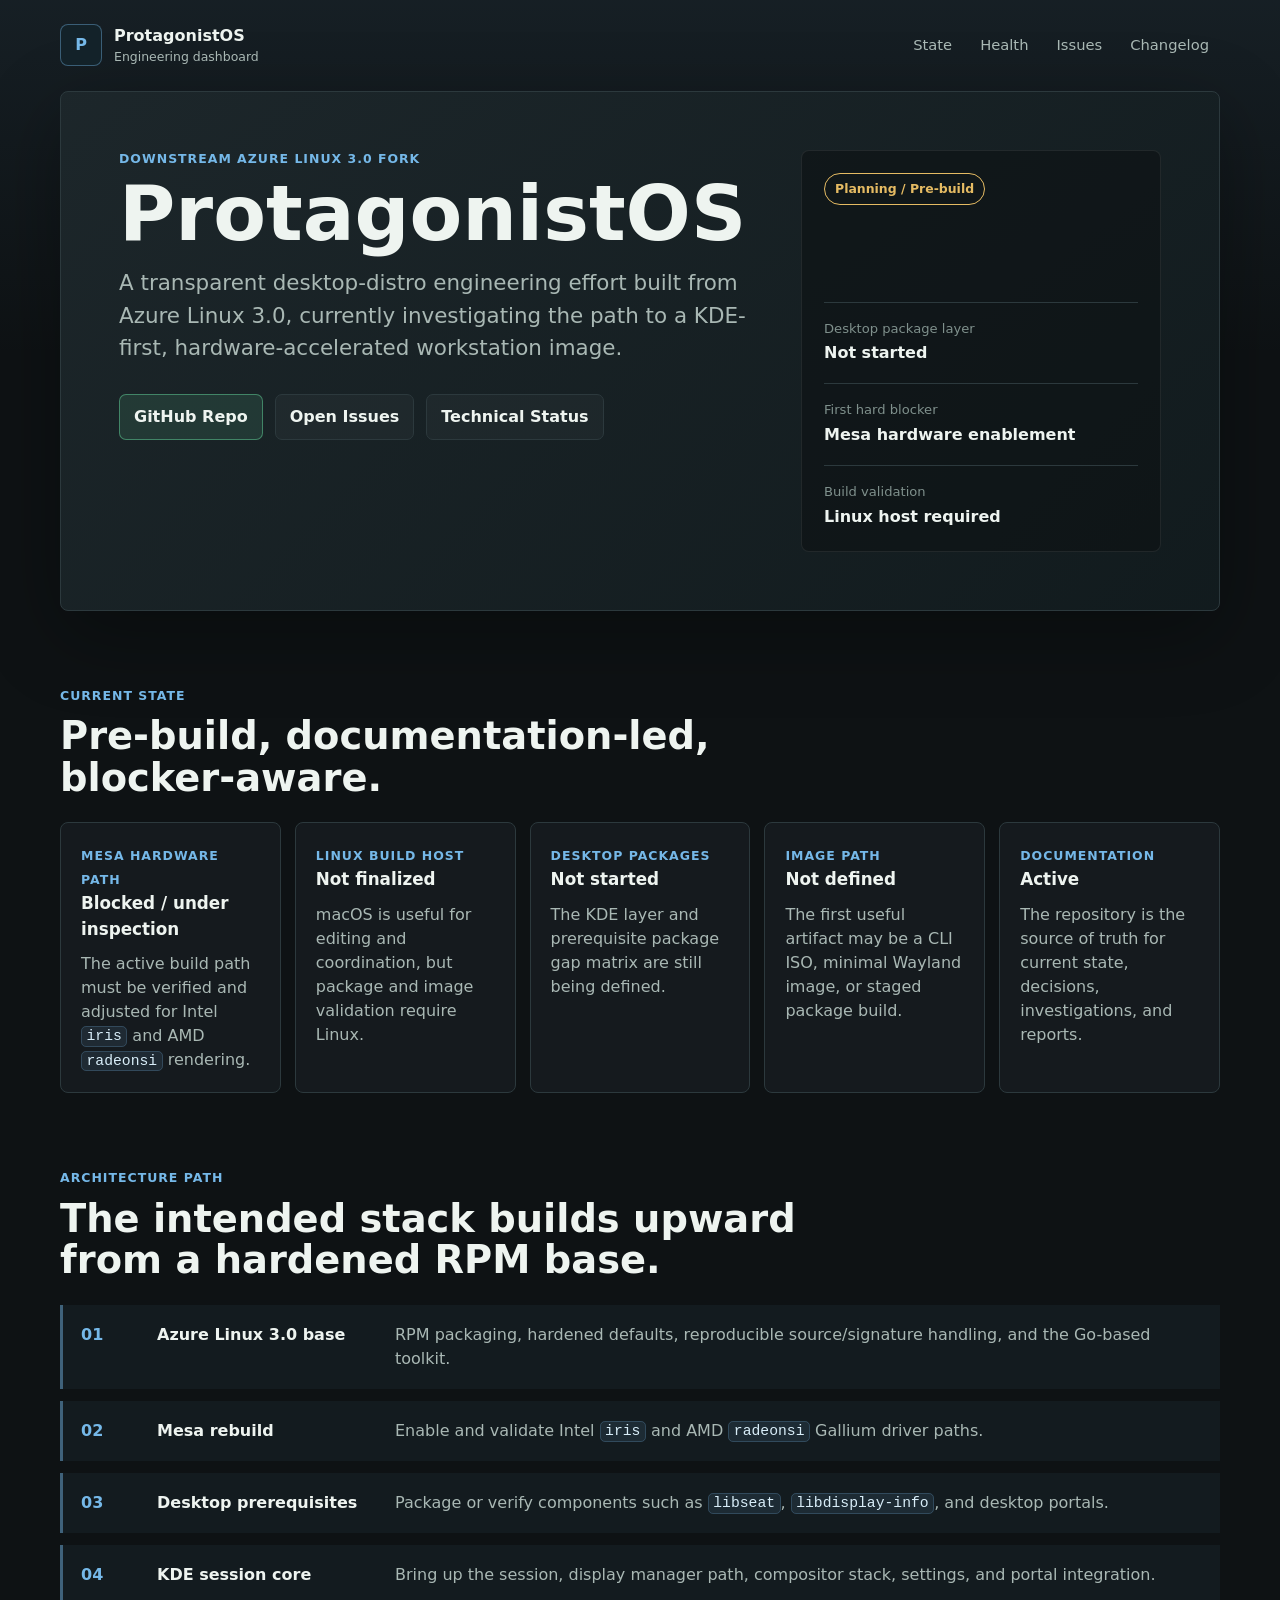
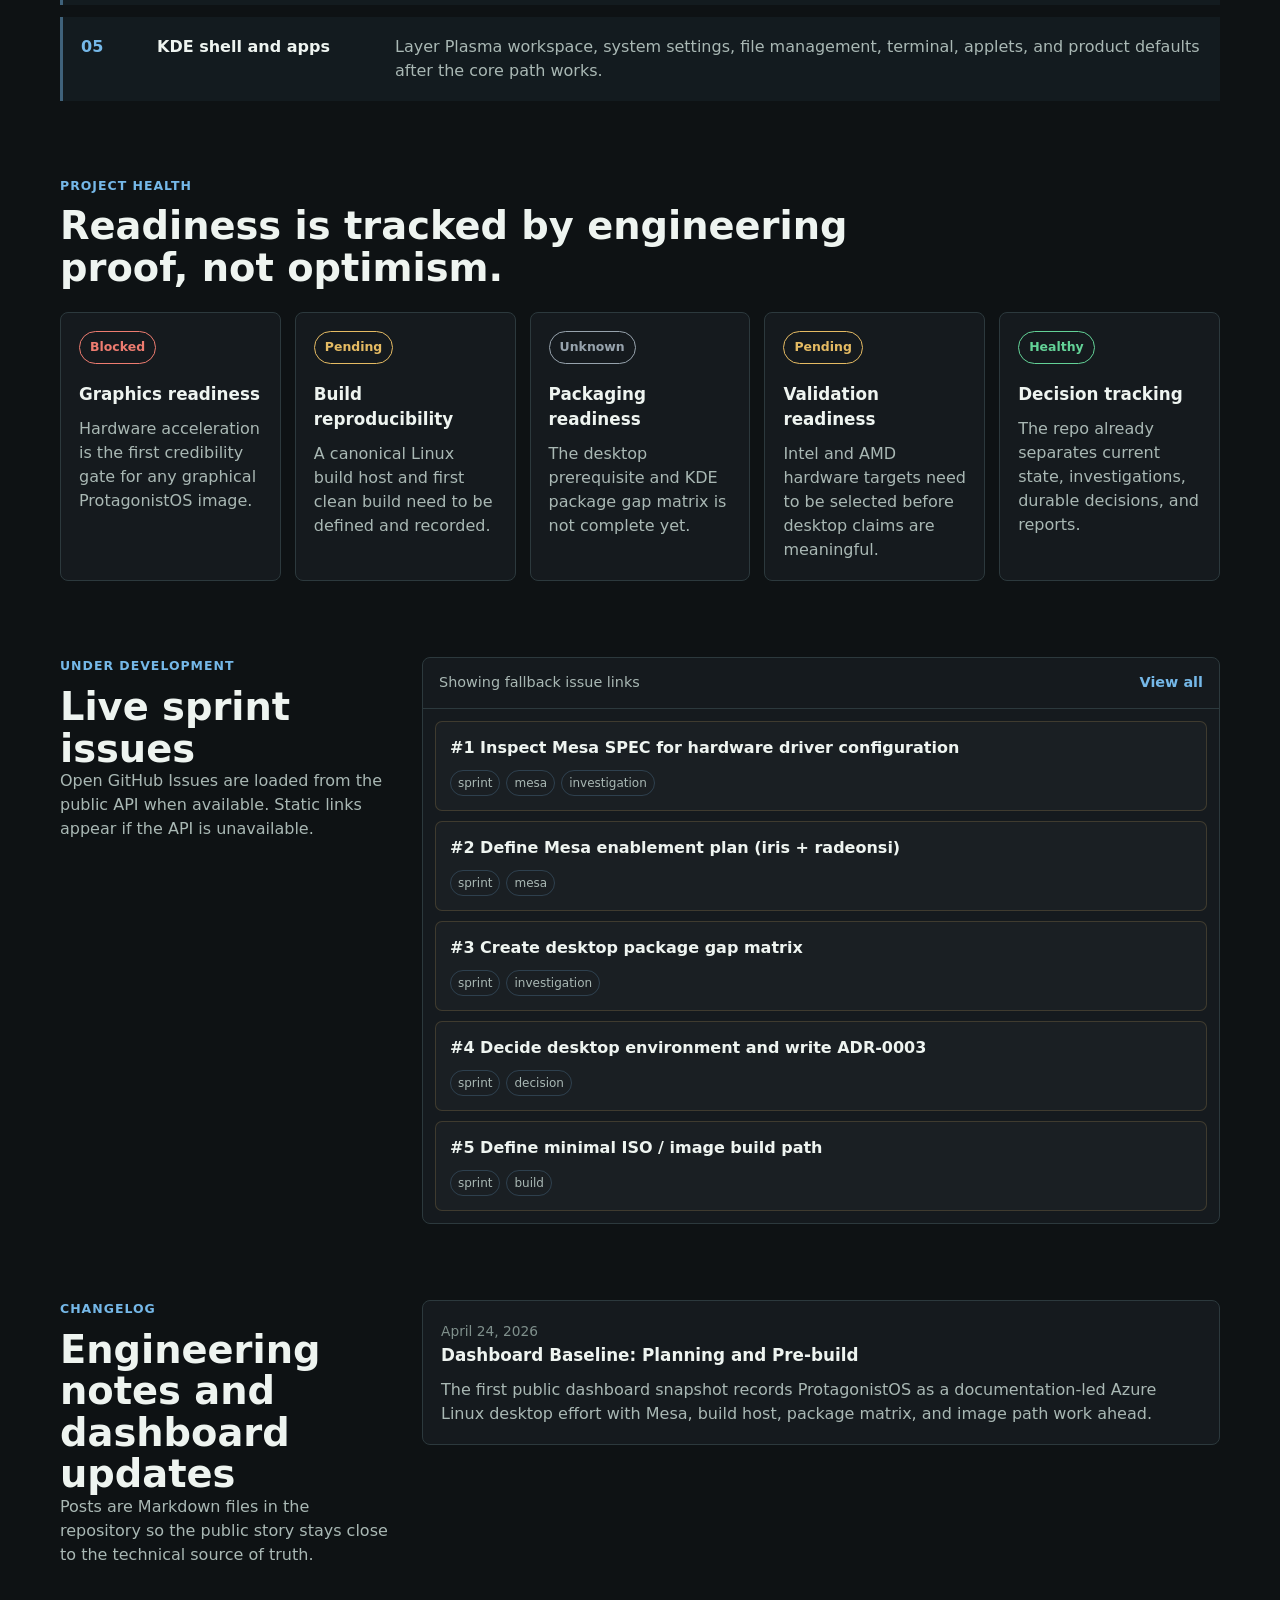
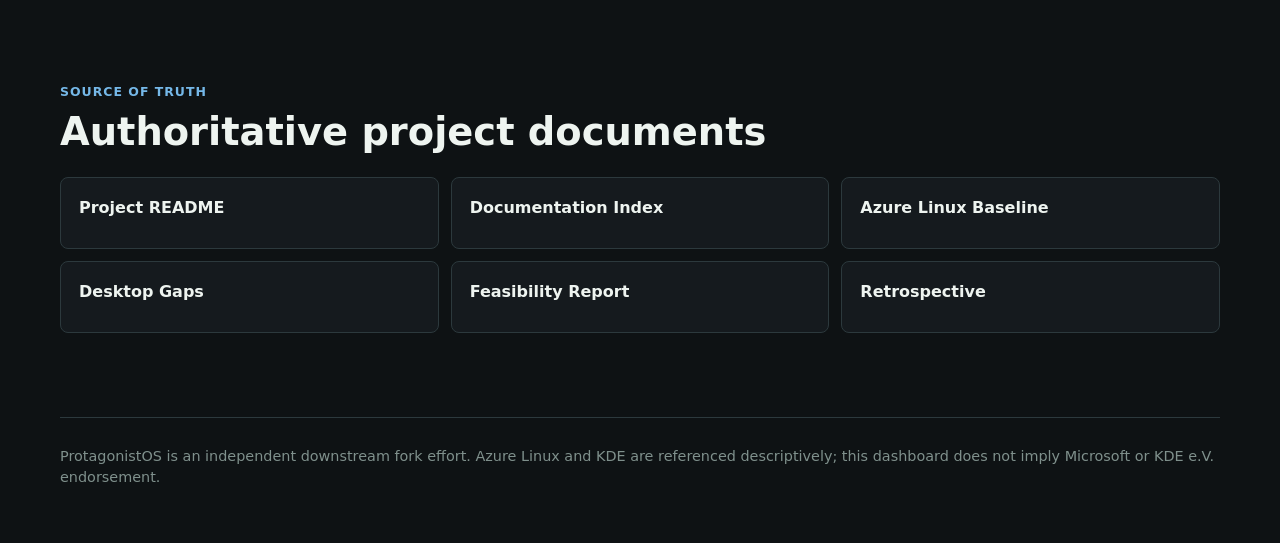
<file: site/index.html>
<!doctype html>
<html lang="en">
  <head>
    <meta charset="utf-8">
    <meta name="viewport" content="width=device-width, initial-scale=1">
    <meta name="description" content="ProtagonistOS project dashboard: current state, project health, open issues, and changelog for the downstream Azure Linux desktop effort.">
    <title>ProtagonistOS Dashboard</title>
    <link rel="stylesheet" href="assets/styles.css">
  </head>
  <body data-page="dashboard">
    <header class="site-header">
      <a class="brand" href="index.html" aria-label="ProtagonistOS dashboard home">
        <span class="brand-mark" aria-hidden="true">P</span>
        <span>
          <strong>ProtagonistOS</strong>
          <small>Engineering dashboard</small>
        </span>
      </a>
      <nav class="top-nav" aria-label="Primary navigation">
        <a href="#state">State</a>
        <a href="#health">Health</a>
        <a href="#issues">Issues</a>
        <a href="#changelog">Changelog</a>
      </nav>
    </header>

    <main>
      <section class="hero section-band">
        <div class="hero-copy">
          <p class="eyebrow">Downstream Azure Linux 3.0 fork</p>
          <h1>ProtagonistOS</h1>
          <p class="hero-text">
            A transparent desktop-distro engineering effort built from Azure Linux 3.0, currently investigating the path to a KDE-first, hardware-accelerated workstation image.
          </p>
          <div class="hero-actions" aria-label="Project links">
            <a class="button button-primary" href="https://github.com/jajunk/azurelinux-protagonist">GitHub Repo</a>
            <a class="button" href="https://github.com/jajunk/azurelinux-protagonist/issues">Open Issues</a>
            <a class="button" href="https://github.com/jajunk/azurelinux-protagonist/blob/main/docs/reports/protagonistos-technical-status.md">Technical Status</a>
          </div>
        </div>
        <aside class="hero-panel" aria-label="Current phase">
          <span class="status-pill pending">Planning / Pre-build</span>
          <dl class="status-list">
            <div>
              <dt>Desktop package layer</dt>
              <dd>Not started</dd>
            </div>
            <div>
              <dt>First hard blocker</dt>
              <dd>Mesa hardware enablement</dd>
            </div>
            <div>
              <dt>Build validation</dt>
              <dd>Linux host required</dd>
            </div>
          </dl>
        </aside>
      </section>

      <section id="state" class="content-section">
        <div class="section-heading">
          <p class="eyebrow">Current state</p>
          <h2>Pre-build, documentation-led, blocker-aware.</h2>
        </div>
        <div class="card-grid state-grid">
          <article class="metric-card blocked">
            <span class="card-kicker">Mesa hardware path</span>
            <h3>Blocked / under inspection</h3>
            <p>The active build path must be verified and adjusted for Intel <code>iris</code> and AMD <code>radeonsi</code> rendering.</p>
          </article>
          <article class="metric-card pending">
            <span class="card-kicker">Linux build host</span>
            <h3>Not finalized</h3>
            <p>macOS is useful for editing and coordination, but package and image validation require Linux.</p>
          </article>
          <article class="metric-card unknown">
            <span class="card-kicker">Desktop packages</span>
            <h3>Not started</h3>
            <p>The KDE layer and prerequisite package gap matrix are still being defined.</p>
          </article>
          <article class="metric-card pending">
            <span class="card-kicker">Image path</span>
            <h3>Not defined</h3>
            <p>The first useful artifact may be a CLI ISO, minimal Wayland image, or staged package build.</p>
          </article>
          <article class="metric-card healthy">
            <span class="card-kicker">Documentation</span>
            <h3>Active</h3>
            <p>The repository is the source of truth for current state, decisions, investigations, and reports.</p>
          </article>
        </div>
      </section>

      <section class="content-section architecture">
        <div class="section-heading">
          <p class="eyebrow">Architecture path</p>
          <h2>The intended stack builds upward from a hardened RPM base.</h2>
        </div>
        <ol class="architecture-list" aria-label="ProtagonistOS architecture path">
          <li>
            <span>01</span>
            <strong>Azure Linux 3.0 base</strong>
            <p>RPM packaging, hardened defaults, reproducible source/signature handling, and the Go-based toolkit.</p>
          </li>
          <li>
            <span>02</span>
            <strong>Mesa rebuild</strong>
            <p>Enable and validate Intel <code>iris</code> and AMD <code>radeonsi</code> Gallium driver paths.</p>
          </li>
          <li>
            <span>03</span>
            <strong>Desktop prerequisites</strong>
            <p>Package or verify components such as <code>libseat</code>, <code>libdisplay-info</code>, and desktop portals.</p>
          </li>
          <li>
            <span>04</span>
            <strong>KDE session core</strong>
            <p>Bring up the session, display manager path, compositor stack, settings, and portal integration.</p>
          </li>
          <li>
            <span>05</span>
            <strong>KDE shell and apps</strong>
            <p>Layer Plasma workspace, system settings, file management, terminal, applets, and product defaults after the core path works.</p>
          </li>
        </ol>
      </section>

      <section id="health" class="content-section">
        <div class="section-heading">
          <p class="eyebrow">Project health</p>
          <h2>Readiness is tracked by engineering proof, not optimism.</h2>
        </div>
        <div class="health-board">
          <article>
            <span class="status-pill blocked">Blocked</span>
            <h3>Graphics readiness</h3>
            <p>Hardware acceleration is the first credibility gate for any graphical ProtagonistOS image.</p>
          </article>
          <article>
            <span class="status-pill pending">Pending</span>
            <h3>Build reproducibility</h3>
            <p>A canonical Linux build host and first clean build need to be defined and recorded.</p>
          </article>
          <article>
            <span class="status-pill unknown">Unknown</span>
            <h3>Packaging readiness</h3>
            <p>The desktop prerequisite and KDE package gap matrix is not complete yet.</p>
          </article>
          <article>
            <span class="status-pill pending">Pending</span>
            <h3>Validation readiness</h3>
            <p>Intel and AMD hardware targets need to be selected before desktop claims are meaningful.</p>
          </article>
          <article>
            <span class="status-pill healthy">Healthy</span>
            <h3>Decision tracking</h3>
            <p>The repo already separates current state, investigations, durable decisions, and reports.</p>
          </article>
        </div>
      </section>

      <section id="issues" class="content-section split-section">
        <div class="section-heading">
          <p class="eyebrow">Under development</p>
          <h2>Live sprint issues</h2>
          <p>Open GitHub Issues are loaded from the public API when available. Static links appear if the API is unavailable.</p>
        </div>
        <div class="issue-panel">
          <div class="panel-header">
            <span id="issue-status">Loading issues...</span>
            <a href="https://github.com/jajunk/azurelinux-protagonist/issues">View all</a>
          </div>
          <div id="issue-list" class="issue-list" aria-live="polite"></div>
        </div>
      </section>

      <section id="changelog" class="content-section split-section">
        <div class="section-heading">
          <p class="eyebrow">Changelog</p>
          <h2>Engineering notes and dashboard updates</h2>
          <p>Posts are Markdown files in the repository so the public story stays close to the technical source of truth.</p>
        </div>
        <div id="post-list" class="post-list" aria-live="polite"></div>
      </section>

      <section class="content-section link-section">
        <div class="section-heading">
          <p class="eyebrow">Source of truth</p>
          <h2>Authoritative project documents</h2>
        </div>
        <div class="doc-links">
          <a href="https://github.com/jajunk/azurelinux-protagonist/blob/main/README.md">Project README</a>
          <a href="https://github.com/jajunk/azurelinux-protagonist/blob/main/docs/README.md">Documentation Index</a>
          <a href="https://github.com/jajunk/azurelinux-protagonist/blob/main/docs/current-state/azure-linux-baseline.md">Azure Linux Baseline</a>
          <a href="https://github.com/jajunk/azurelinux-protagonist/blob/main/docs/investigations/azure-linux-desktop-gaps.md">Desktop Gaps</a>
          <a href="https://github.com/jajunk/azurelinux-protagonist/blob/main/CUSTOM_DISTRO_FEASIBILITY_REPORT.md">Feasibility Report</a>
          <a href="https://github.com/jajunk/azurelinux-protagonist/blob/main/RETROSPECTIVE.md">Retrospective</a>
        </div>
      </section>
    </main>

    <footer class="site-footer">
      <p>ProtagonistOS is an independent downstream fork effort. Azure Linux and KDE are referenced descriptively; this dashboard does not imply Microsoft or KDE e.V. endorsement.</p>
    </footer>

    <script src="assets/app.js"></script>
  </body>
</html>
</file>
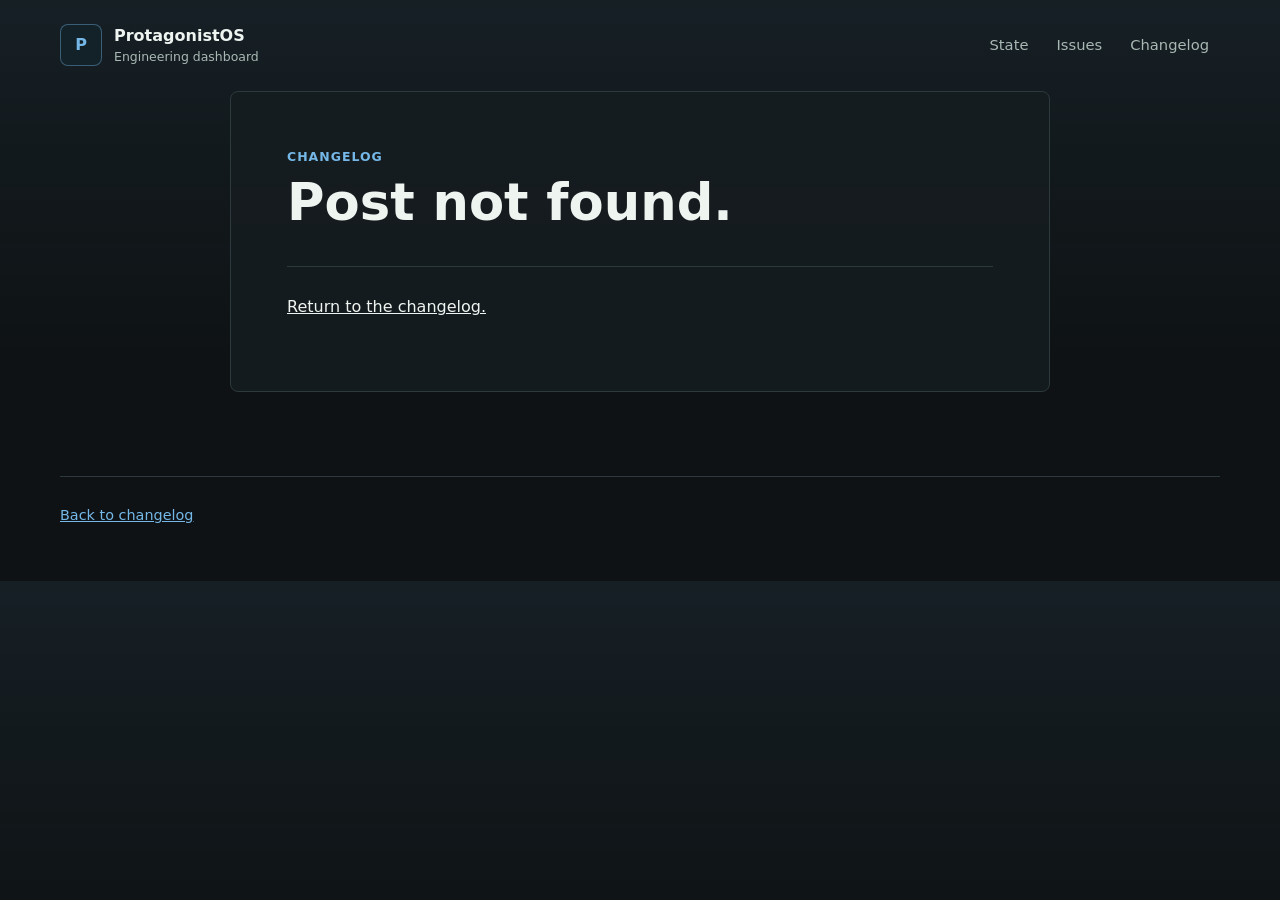
<file: site/post.html>
<!doctype html>
<html lang="en">
  <head>
    <meta charset="utf-8">
    <meta name="viewport" content="width=device-width, initial-scale=1">
    <meta name="description" content="ProtagonistOS engineering changelog post.">
    <title>ProtagonistOS Changelog</title>
    <link rel="stylesheet" href="assets/styles.css">
  </head>
  <body data-page="post">
    <header class="site-header">
      <a class="brand" href="index.html" aria-label="ProtagonistOS dashboard home">
        <span class="brand-mark" aria-hidden="true">P</span>
        <span>
          <strong>ProtagonistOS</strong>
          <small>Engineering dashboard</small>
        </span>
      </a>
      <nav class="top-nav" aria-label="Primary navigation">
        <a href="index.html#state">State</a>
        <a href="index.html#issues">Issues</a>
        <a href="index.html#changelog">Changelog</a>
      </nav>
    </header>

    <main class="post-shell">
      <article id="post-content" class="post-content" aria-live="polite">
        <p>Loading post...</p>
      </article>
    </main>

    <footer class="site-footer">
      <p><a href="index.html#changelog">Back to changelog</a></p>
    </footer>

    <script src="assets/app.js"></script>
  </body>
</html>
</file>
<file: site/assets/styles.css>
:root {
  color-scheme: dark;
  --bg: #0e1214;
  --surface: #161d20;
  --surface-strong: #1d272b;
  --line: #2c393d;
  --text: #eef4f0;
  --muted: #a9b8b4;
  --subtle: #7f908c;
  --green: #63d297;
  --amber: #e5bb63;
  --red: #ee7c70;
  --blue: #75b8e8;
  --gray: #97a3ad;
  --shadow: 0 24px 80px rgba(0, 0, 0, 0.32);
}

* {
  box-sizing: border-box;
}

html {
  scroll-behavior: smooth;
}

body {
  margin: 0;
  background:
    linear-gradient(180deg, rgba(117, 184, 232, 0.08), transparent 360px),
    var(--bg);
  color: var(--text);
  font-family: Inter, ui-sans-serif, system-ui, -apple-system, BlinkMacSystemFont, "Segoe UI", sans-serif;
  line-height: 1.5;
}

a {
  color: inherit;
}

code {
  border: 1px solid rgba(117, 184, 232, 0.22);
  border-radius: 5px;
  background: rgba(117, 184, 232, 0.1);
  color: #d8edf8;
  font-family: ui-monospace, SFMono-Regular, Menlo, Consolas, monospace;
  font-size: 0.92em;
  padding: 0.08rem 0.28rem;
}

.site-header,
.site-footer,
main {
  width: min(1160px, calc(100% - 32px));
  margin: 0 auto;
}

.site-header {
  display: flex;
  align-items: center;
  justify-content: space-between;
  gap: 24px;
  padding: 24px 0;
}

.brand {
  display: inline-flex;
  align-items: center;
  gap: 12px;
  text-decoration: none;
}

.brand-mark {
  display: grid;
  width: 42px;
  height: 42px;
  place-items: center;
  border: 1px solid rgba(117, 184, 232, 0.4);
  border-radius: 8px;
  background: #132229;
  color: var(--blue);
  font-weight: 800;
}

.brand strong,
.brand small {
  display: block;
}

.brand small {
  color: var(--muted);
  font-size: 0.78rem;
}

.top-nav {
  display: flex;
  gap: 6px;
  flex-wrap: wrap;
  justify-content: flex-end;
}

.top-nav a {
  border: 1px solid transparent;
  border-radius: 7px;
  color: var(--muted);
  font-size: 0.92rem;
  padding: 8px 10px;
  text-decoration: none;
}

.top-nav a:hover,
.button:hover,
.doc-links a:hover,
.issue-card:hover,
.post-card:hover {
  border-color: rgba(117, 184, 232, 0.55);
  color: var(--text);
}

.section-band {
  border: 1px solid var(--line);
  border-radius: 8px;
  background: linear-gradient(135deg, rgba(29, 39, 43, 0.94), rgba(18, 28, 31, 0.9));
  box-shadow: var(--shadow);
}

.hero {
  display: grid;
  grid-template-columns: minmax(0, 1fr) 360px;
  gap: 32px;
  align-items: stretch;
  min-height: 520px;
  padding: clamp(28px, 5vw, 58px);
}

.eyebrow,
.card-kicker {
  margin: 0 0 10px;
  color: var(--blue);
  font-size: 0.78rem;
  font-weight: 750;
  letter-spacing: 0.08em;
  text-transform: uppercase;
}

h1,
h2,
h3,
p {
  margin-top: 0;
}

h1 {
  max-width: 700px;
  margin-bottom: 16px;
  font-size: clamp(3rem, 6vw, 5.8rem);
  letter-spacing: 0;
  line-height: 0.95;
}

h2 {
  max-width: 800px;
  margin-bottom: 0;
  font-size: clamp(1.65rem, 3vw, 2.4rem);
  letter-spacing: 0;
  line-height: 1.08;
}

h3 {
  margin-bottom: 10px;
  font-size: 1.05rem;
}

.hero-text {
  max-width: 730px;
  color: var(--muted);
  font-size: clamp(1.1rem, 2vw, 1.34rem);
}

.hero-actions {
  display: flex;
  gap: 12px;
  flex-wrap: wrap;
  margin-top: 30px;
}

.button {
  display: inline-flex;
  align-items: center;
  min-height: 42px;
  border: 1px solid var(--line);
  border-radius: 7px;
  background: rgba(255, 255, 255, 0.03);
  color: var(--text);
  font-weight: 700;
  padding: 10px 14px;
  text-decoration: none;
}

.button-primary {
  border-color: rgba(99, 210, 151, 0.5);
  background: rgba(99, 210, 151, 0.13);
}

.hero-panel {
  display: flex;
  flex-direction: column;
  justify-content: space-between;
  border: 1px solid rgba(255, 255, 255, 0.08);
  border-radius: 8px;
  background: rgba(14, 18, 20, 0.62);
  padding: 22px;
}

.status-pill {
  display: inline-flex;
  width: fit-content;
  border: 1px solid currentcolor;
  border-radius: 999px;
  font-size: 0.78rem;
  font-weight: 800;
  padding: 6px 10px;
}

.healthy {
  color: var(--green);
}

.pending {
  color: var(--amber);
}

.blocked {
  color: var(--red);
}

.unknown {
  color: var(--gray);
}

.status-list {
  display: grid;
  gap: 18px;
  margin: 0;
}

.status-list div {
  border-top: 1px solid var(--line);
  padding-top: 16px;
}

.status-list dt {
  color: var(--subtle);
  font-size: 0.82rem;
}

.status-list dd {
  margin: 3px 0 0;
  color: var(--text);
  font-weight: 760;
}

.content-section {
  padding: 76px 0 0;
}

.section-heading {
  margin-bottom: 24px;
}

.section-heading p:not(.eyebrow) {
  max-width: 640px;
  color: var(--muted);
}

.card-grid {
  display: grid;
  gap: 14px;
}

.state-grid {
  grid-template-columns: repeat(5, minmax(0, 1fr));
}

.metric-card,
.health-board article,
.issue-panel,
.post-card,
.doc-links a {
  border: 1px solid var(--line);
  border-radius: 8px;
  background: rgba(22, 29, 32, 0.82);
}

.metric-card {
  min-height: 220px;
  padding: 20px;
}

.metric-card h3,
.metric-card p {
  color: var(--text);
}

.metric-card p,
.health-board p,
.post-card p {
  color: var(--muted);
  margin-bottom: 0;
}

.architecture-list {
  display: grid;
  gap: 12px;
  margin: 0;
  padding: 0;
  list-style: none;
}

.architecture-list li {
  display: grid;
  grid-template-columns: 58px 220px minmax(0, 1fr);
  gap: 18px;
  align-items: start;
  border-left: 3px solid rgba(117, 184, 232, 0.45);
  background: rgba(117, 184, 232, 0.05);
  padding: 18px;
}

.architecture-list span {
  color: var(--blue);
  font-weight: 850;
}

.architecture-list p {
  color: var(--muted);
  margin-bottom: 0;
}

.health-board {
  display: grid;
  grid-template-columns: repeat(5, minmax(0, 1fr));
  gap: 14px;
}

.health-board article {
  min-height: 210px;
  padding: 18px;
}

.health-board h3 {
  margin-top: 18px;
}

.split-section {
  display: grid;
  grid-template-columns: 330px minmax(0, 1fr);
  gap: 32px;
  align-items: start;
}

.issue-panel {
  overflow: hidden;
}

.panel-header {
  display: flex;
  align-items: center;
  justify-content: space-between;
  gap: 16px;
  border-bottom: 1px solid var(--line);
  color: var(--muted);
  font-size: 0.9rem;
  padding: 14px 16px;
}

.panel-header a {
  color: var(--blue);
  font-weight: 700;
  text-decoration: none;
}

.issue-list,
.post-list {
  display: grid;
  gap: 10px;
}

.issue-list {
  padding: 12px;
}

.issue-card {
  display: block;
  border: 1px solid transparent;
  border-radius: 7px;
  background: rgba(255, 255, 255, 0.025);
  padding: 14px;
  text-decoration: none;
}

.issue-card strong {
  display: block;
  margin-bottom: 10px;
}

.issue-card.fallback {
  border-color: rgba(229, 187, 99, 0.18);
}

.issue-labels {
  display: flex;
  flex-wrap: wrap;
  gap: 6px;
}

.issue-labels span {
  border: 1px solid rgba(117, 184, 232, 0.22);
  border-radius: 999px;
  color: var(--muted);
  font-size: 0.75rem;
  padding: 3px 7px;
}

.post-card {
  padding: 18px;
}

.post-card time,
.post-header time {
  color: var(--subtle);
  font-size: 0.86rem;
}

.post-card a {
  color: var(--text);
  text-decoration: none;
}

.post-card a:hover,
.markdown-body a,
.site-footer a {
  color: var(--blue);
}

.doc-links {
  display: grid;
  grid-template-columns: repeat(3, minmax(0, 1fr));
  gap: 12px;
}

.doc-links a {
  min-height: 72px;
  padding: 18px;
  color: var(--text);
  font-weight: 750;
  text-decoration: none;
}

.post-shell {
  max-width: 820px;
}

.post-content {
  border: 1px solid var(--line);
  border-radius: 8px;
  background: rgba(22, 29, 32, 0.86);
  padding: clamp(24px, 5vw, 56px);
}

.post-header {
  border-bottom: 1px solid var(--line);
  margin-bottom: 28px;
  padding-bottom: 24px;
}

.post-header h1 {
  margin-bottom: 12px;
  font-size: clamp(2.1rem, 4vw, 3.5rem);
  line-height: 1.05;
}

.markdown-body {
  color: var(--muted);
}

.markdown-body h2,
.markdown-body h3,
.markdown-body strong {
  color: var(--text);
}

.markdown-body pre {
  overflow: auto;
  border: 1px solid var(--line);
  border-radius: 8px;
  background: #0b0f11;
  padding: 16px;
}

.markdown-body pre code {
  border: 0;
  background: transparent;
  padding: 0;
}

.empty-state {
  border: 1px dashed var(--line);
  border-radius: 8px;
  color: var(--muted);
  padding: 18px;
}

.site-footer {
  border-top: 1px solid var(--line);
  color: var(--subtle);
  font-size: 0.9rem;
  margin-top: 84px;
  padding: 28px 0 40px;
}

@media (max-width: 980px) {
  .hero,
  .split-section {
    grid-template-columns: 1fr;
  }

  .hero {
    min-height: unset;
  }

  .state-grid,
  .health-board,
  .doc-links {
    grid-template-columns: repeat(2, minmax(0, 1fr));
  }

  .architecture-list li {
    grid-template-columns: 42px minmax(0, 1fr);
  }

  .architecture-list p {
    grid-column: 2;
  }
}

@media (max-width: 640px) {
  .site-header {
    align-items: flex-start;
    flex-direction: column;
  }

  .top-nav {
    justify-content: flex-start;
  }

  .hero-actions {
    flex-direction: column;
  }

  .button {
    justify-content: center;
  }

  .state-grid,
  .health-board,
  .doc-links {
    grid-template-columns: 1fr;
  }

  .metric-card,
  .health-board article {
    min-height: unset;
  }
}
</file>
